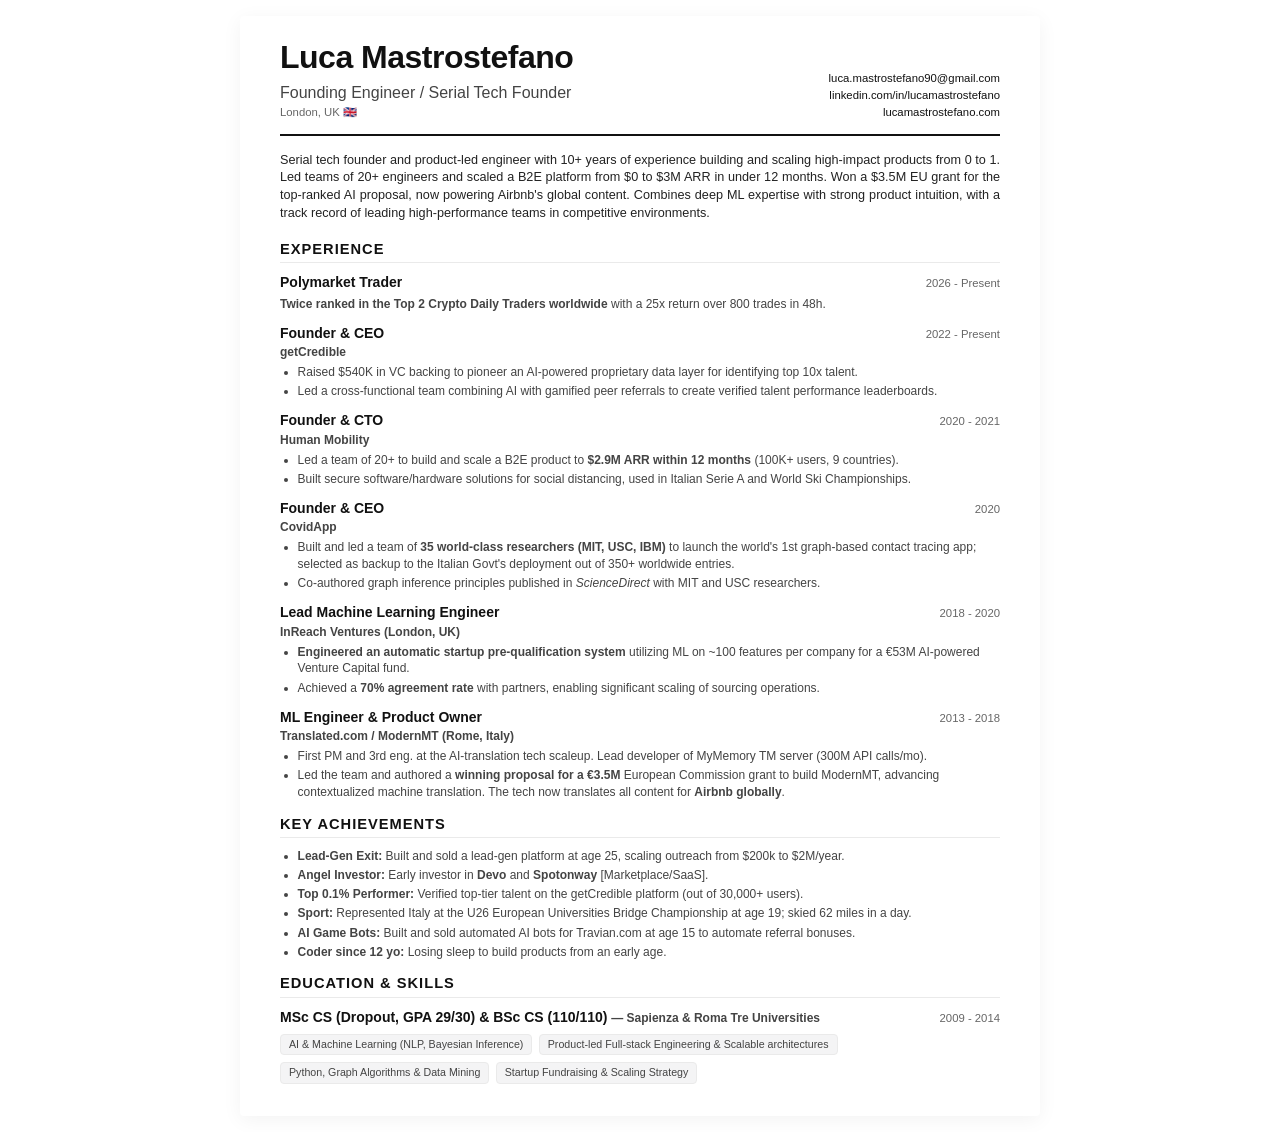
<file: Luca_Mastrostefano_CV.html>
<!DOCTYPE html>
<html lang="en">

<head>
    <meta charset="UTF-8">
    <title>Luca Mastrostefano - CV</title>
    <style>
        :root {
            --primary: #111;
            --secondary: #444;
            --accent: #2563eb;
            --text-main: #222;
            --text-muted: #666;
            --border: #eaeaea;
        }

        @import url('https://fonts.googleapis.com/css2?family=Inter:wght@400;500;600;700&display=swap');

        * {
            box-sizing: border-box;
            margin: 0;
            padding: 0;
        }

        body {
            font-family: 'Inter', -apple-system, BlinkMacSystemFont, "Segoe UI", Roboto, sans-serif;
            color: var(--text-main);
            line-height: 1.4;
            background: #fff;
            font-size: 10pt;
            margin: 0;
            -webkit-font-smoothing: antialiased;
        }

        /* A4 aspect ratio & print optimization */
        .cv-container {
            max-width: 800px;
            margin: 1rem auto;
            padding: 1.2rem 2.5rem;
            background: #fff;
            box-shadow: 0 4px 20px rgba(0, 0, 0, 0.05);
            border-radius: 4px;
        }

        @media print {
            body {
                background: #fff;
                font-size: 9pt;
            }

            .cv-container {
                margin: 0;
                padding: 0;
                box-shadow: none;
                max-width: 100%;
            }

            @page {
                size: A4;
                margin: 0.8cm 1.2cm;
            }

            a {
                text-decoration: none;
                color: var(--primary);
            }
        }

        header {
            border-bottom: 2px solid var(--primary);
            padding-bottom: 0.8rem;
            margin-bottom: 1rem;
            display: flex;
            justify-content: space-between;
            align-items: flex-end;
        }

        .header-content h1 {
            font-size: 24pt;
            font-weight: 700;
            letter-spacing: -0.5px;
            margin-bottom: 0.1rem;
            color: var(--primary);
        }

        .header-content .subtitle {
            font-size: 12pt;
            font-weight: 500;
            color: var(--secondary);
        }

        .header-content p {
            font-size: 8.5pt;
            color: var(--text-muted);
            line-height: 1.5;
            font-weight: 500;
        }

        .contact-info {
            text-align: right;
            font-size: 8.5pt;
            color: var(--text-muted);
            line-height: 1.5;
            font-weight: 500;
        }

        .contact-info a {
            color: var(--primary);
            text-decoration: none;
        }

        .section {
            margin-bottom: 0.8rem;
        }

        .section-title {
            font-size: 11pt;
            font-weight: 700;
            text-transform: uppercase;
            letter-spacing: 1px;
            color: var(--primary);
            border-bottom: 1px solid var(--border);
            padding-bottom: 0.2rem;
            margin-bottom: 0.6rem;
        }

        .summary {
            font-size: 9.5pt;
            color: var(--text-main);
            margin-bottom: 1rem;
            text-align: justify;
        }

        .item {
            margin-bottom: 0.7rem;
            page-break-inside: avoid;
        }

        .item-header {
            display: flex;
            justify-content: space-between;
            align-items: baseline;
            margin-bottom: 0.05rem;
        }

        .item-title {
            font-weight: 700;
            font-size: 10.5pt;
            color: var(--primary);
        }

        .item-company {
            font-weight: 600;
            color: var(--secondary);
            font-size: 9pt;
        }

        .item-meta {
            font-size: 8.5pt;
            color: var(--text-muted);
            font-weight: 500;
            white-space: nowrap;
        }

        .item-desc {
            margin-top: 0.2rem;
        }

        .item-desc ul {
            padding-left: 1.1rem;
            margin-top: 0.2rem;
        }

        .item-desc p,
        .item-desc li {
            margin-bottom: 0.15rem;
            color: var(--secondary);
            font-size: 9pt;
        }

        .skills-list {
            display: flex;
            flex-wrap: wrap;
            gap: 0.4rem;
            list-style: none;
            padding: 0;
        }

        .skills-list li {
            background: #f4f4f5;
            padding: 0.15rem 0.5rem;
            border-radius: 4px;
            font-size: 8pt;
            font-weight: 500;
            color: var(--secondary);
            border: 1px solid var(--border);
        }
    </style>
</head>

<body>
    <div class="cv-container">
        <header>
            <div class="header-content">
                <h1>Luca Mastrostefano</h1>
                <div class="subtitle">Founding Engineer / Serial Tech Founder</div>
                <p>London, UK 🇬🇧 </p>
            </div>
            <div class="contact-info">
                <a href="mailto:luca.mastrostefano90@gmail.com">luca.mastrostefano90@gmail.com</a><br>
                <a href="https://linkedin.com/in/lucamastrostefano/"
                    target="_blank">linkedin.com/in/lucamastrostefano</a><br><a href="https://lucamastrostefano.com"
                    target="_blank">lucamastrostefano.com</a>
            </div>
        </header>

        <div class="summary">
            Serial tech founder and product-led engineer with 10+ years of experience building and scaling high-impact
            products from 0 to 1. Led teams of 20+ engineers and scaled a B2E platform from $0 to $3M ARR in under 12
            months. Won a $3.5M EU grant for the top-ranked AI proposal, now powering Airbnb's global content. Combines
            deep ML expertise with strong product intuition, with a track record of leading high-performance teams in
            competitive environments.
        </div>

        <div class="section">
            <h2 class="section-title">Experience</h2>

            <div class="item">
                <div class="item-header">
                    <span class="item-title">Polymarket Trader</span>
                    <span class="item-meta">2026 - Present</span>
                </div>
                <div class="item-desc">
                    <p><strong>Twice ranked in the Top 2 Crypto Daily Traders worldwide</strong> with a 25x
                        return
                        over 800 trades in
                        48h.</p>
                </div>
            </div>

            <div class="item">
                <div class="item-header">
                    <span class="item-title">Founder & CEO</span>
                    <span class="item-meta">2022 - Present</span>
                </div>
                <div class="item-company">getCredible</div>
                <div class="item-desc">
                    <ul>
                        <li>Raised $540K in VC backing to pioneer an AI-powered proprietary data layer for
                            identifying top 10x talent.</li>
                        <li>Led a cross-functional team combining AI with gamified peer referrals to
                            create
                            verified talent performance leaderboards.</li>
                    </ul>
                </div>
            </div>

            <div class="item">
                <div class="item-header">
                    <span class="item-title">Founder & CTO</span>
                    <span class="item-meta">2020 - 2021</span>
                </div>
                <div class="item-company">Human Mobility</div>
                <div class="item-desc">
                    <ul>
                        <li>Led a team of 20+ to build and scale a B2E product to
                            <strong>$2.9M ARR within 12
                                months</strong> (100K+ users, 9 countries).
                        </li>
                        <li>Built secure software/hardware solutions for social distancing, used in Italian
                            Serie A and World Ski Championships.</li>
                    </ul>
                </div>
            </div>

            <div class="item">
                <div class="item-header">
                    <span class="item-title">Founder & CEO</span>
                    <span class="item-meta">2020</span>
                </div>
                <div class="item-company">CovidApp</div>
                <div class="item-desc">
                    <ul>
                        <li>Built and led a team of <strong>35 world-class researchers (MIT, USC, IBM)</strong>
                            to launch the world's 1st graph-based contact
                            tracing app; selected as backup to the Italian Govt's deployment out of 350+
                            worldwide entries.</li>
                        <li>Co-authored graph inference principles published in <em>ScienceDirect</em> with MIT
                            and USC researchers.</li>
                    </ul>
                </div>
            </div>

            <div class="item">
                <div class="item-header">
                    <span class="item-title">Lead Machine Learning Engineer</span>
                    <span class="item-meta">2018 - 2020</span>
                </div>
                <div class="item-company">InReach Ventures (London, UK)</div>
                <div class="item-desc">
                    <ul>
                        <li><strong>Engineered an automatic startup pre-qualification system</strong> utilizing
                            ML on ~100
                            features per company for a €53M AI-powered Venture Capital fund.</li>
                        <li>Achieved a <strong>70% agreement rate</strong> with partners, enabling significant
                            scaling of sourcing operations.</li>
                    </ul>
                </div>
            </div>

            <div class="item">
                <div class="item-header">
                    <span class="item-title">ML Engineer & Product Owner</span>
                    <span class="item-meta">2013 - 2018</span>
                </div>
                <div class="item-company">Translated.com / ModernMT (Rome, Italy)</div>
                <div class="item-desc">
                    <ul>
                        <li>First PM and 3rd eng. at the AI-translation tech scaleup. Lead developer of
                            MyMemory TM server (300M API calls/mo).</li>
                        <li>Led the team and authored a <strong>winning proposal for a €3.5M</strong> European
                            Commission grant
                            to build ModernMT, advancing contextualized machine translation. The tech now
                            translates all content for <strong>Airbnb globally</strong>.</li>
                    </ul>
                </div>
            </div>
        </div>

        <div class="section">
            <h2 class="section-title">Key Achievements</h2>
            <div class="item-desc">
                <ul style="margin-top: 0;">
                    <li><strong>Lead-Gen Exit:</strong> Built and sold a lead-gen platform at age 25, scaling
                        outreach from $200k to $2M/year.</li>
                    <li><strong>Angel Investor:</strong> Early investor in <strong>Devo</strong> and
                        <strong>Spotonway</strong> [Marketplace/SaaS].
                    </li>
                    <li><strong>Top 0.1% Performer:</strong> Verified top-tier talent on the getCredible
                        platform (out of 30,000+ users).</li>
                    <li><strong>Sport:</strong> Represented Italy at the U26 European Universities
                        Bridge Championship at age 19; skied 62 miles in a day.</li>

                    <li><strong>AI Game Bots:</strong> Built and sold automated AI bots for Travian.com at age
                        15 to automate
                        referral bonuses.</li>
                    <li><strong>Coder since 12 yo:</strong> Losing sleep to build products from an early age.
                    </li>

                </ul>
            </div>
        </div>

        <div class="section">
            <h2 class="section-title">Education & Skills</h2>
            <div class="item"
                style="margin-bottom: 0.4rem; display: flex; justify-content: space-between; align-items: baseline;">
                <div>
                    <span class="item-title">MSc CS (Dropout, GPA 29/30) & BSc CS (110/110)</span>
                    <span class="item-company"> — Sapienza & Roma Tre Universities</span>
                </div>
                <div class="item-meta">2009 - 2014</div>
            </div>
            <ul class="skills-list">
                <li>AI & Machine Learning (NLP, Bayesian Inference)</li>
                <li>Product-led Full-stack Engineering & Scalable architectures</li>
                <li>Python, Graph Algorithms & Data Mining</li>
                <li>Startup Fundraising & Scaling Strategy</li>
            </ul>
        </div>
    </div>
</body>

</html>
</file>
